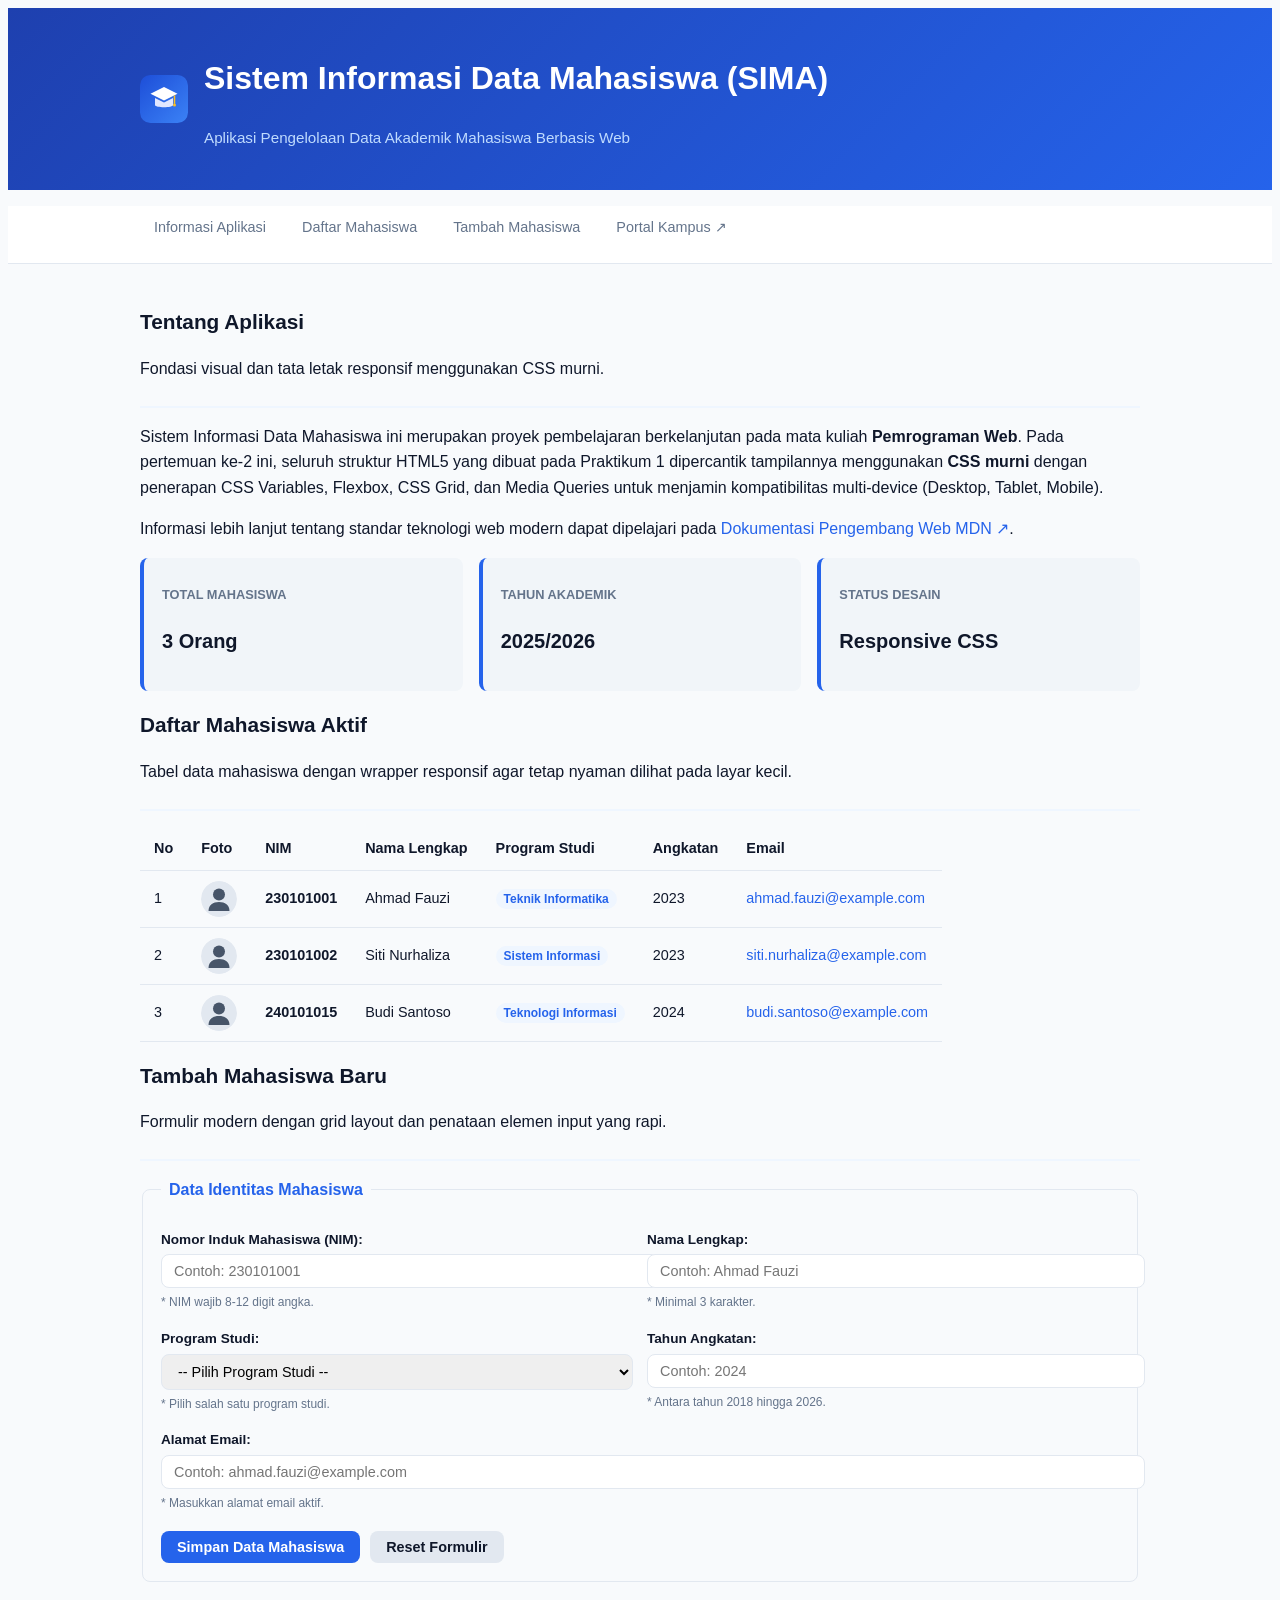
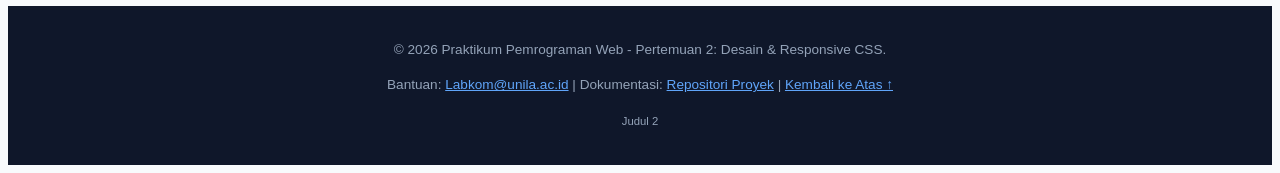
<file: 02/index.html>
<!doctype html>
<html lang="id">
  <head>
    <meta charset="UTF-8" />
    <meta name="viewport" content="width=device-width, initial-scale=1.0" />
    <title>Sistem Informasi Data Mahasiswa - Praktikum 2</title>
    <!-- Hubungkan dengan stylesheet CSS murni (tanpa framework) -->
    <link rel="stylesheet" href="style.css" />
  </head>
  <body id="top">
    <!-- 1. Header Aplikasi -->
    <header class="site-header">
      <div class="container header-brand">
        <a href="index.html" class="brand-logo" title="Beranda SIMA">
          <img
            src="img/logo-sima.svg"
            alt="Logo Resmi SIMA Kampus"
            width="48"
            height="48"
          />
        </a>
        <div>
          <h1>Sistem Informasi Data Mahasiswa (SIMA)</h1>
          <p>Aplikasi Pengelolaan Data Akademik Mahasiswa Berbasis Web</p>
        </div>
      </div>
    </header>

    <!-- 2. Navigation Bar Sticky -->
    <nav class="site-nav">
      <div class="container">
        <ul>
          <li><a href="#informasi">Informasi Aplikasi</a></li>
          <li><a href="#daftar-mahasiswa">Daftar Mahasiswa</a></li>
          <li><a href="#form-tambah">Tambah Mahasiswa</a></li>
          <li>
            <a
              href="https://kampus.ac.id"
              target="_blank"
              rel="noopener noreferrer"
              >Portal Kampus &UpperRightArrow;</a
            >
          </li>
        </ul>
      </div>
    </nav>

    <!-- Konten Utama Halaman -->
    <main>
      <div class="container">
        <!-- 3. Section Informasi Aplikasi -->
        <section id="informasi" class="content-section">
          <div class="section-header">
            <h2>Tentang Aplikasi</h2>
            <p>
              Fondasi visual dan tata letak responsif menggunakan CSS murni.
            </p>
          </div>
          <div class="section-body">
            <p>
              Sistem Informasi Data Mahasiswa ini merupakan proyek pembelajaran
              berkelanjutan pada mata kuliah <strong>Pemrograman Web</strong>.
              Pada pertemuan ke-2 ini, seluruh struktur HTML5 yang dibuat pada
              Praktikum 1 dipercantik tampilannya menggunakan
              <strong>CSS murni</strong> dengan penerapan CSS Variables,
              Flexbox, CSS Grid, dan Media Queries untuk menjamin kompatibilitas
              multi-device (Desktop, Tablet, Mobile).
            </p>
            <p>
              Informasi lebih lanjut tentang standar teknologi web modern dapat
              dipelajari pada
              <a
                href="https://developer.mozilla.org/id/"
                target="_blank"
                rel="noopener noreferrer"
                class="link-email"
                >Dokumentasi Pengembang Web MDN &UpperRightArrow;</a
              >.
            </p>
          </div>

          <!-- Grid Kartu Informasi Sistem -->
          <div class="info-grid">
            <article class="info-card">
              <h3>Total Mahasiswa</h3>
              <p>3 Orang</p>
            </article>
            <article class="info-card">
              <h3>Tahun Akademik</h3>
              <p>2025/2026</p>
            </article>
            <article class="info-card">
              <h3>Status Desain</h3>
              <p>Responsive CSS</p>
            </article>
          </div>
        </section>

        <!-- 4. Section Daftar Mahasiswa & 5. Tabel Data Mahasiswa -->
        <section id="daftar-mahasiswa" class="content-section">
          <div class="section-header">
            <h2>Daftar Mahasiswa Aktif</h2>
            <p>
              Tabel data mahasiswa dengan wrapper responsif agar tetap nyaman
              dilihat pada layar kecil.
            </p>
          </div>

          <!-- Wrapper overflow responsif untuk tabel -->
          <div class="table-responsive">
            <table class="data-table">
              <thead>
                <tr>
                  <th>No</th>
                  <th>Foto</th>
                  <th>NIM</th>
                  <th>Nama Lengkap</th>
                  <th>Program Studi</th>
                  <th>Angkatan</th>
                  <th>Email</th>
                </tr>
              </thead>
              <tbody>
                <tr>
                  <td>1</td>
                  <td>
                    <img
                      src="img/avatar-default.svg"
                      alt="Foto Ahmad Fauzi"
                      class="avatar-img"
                      width="36"
                      height="36"
                    />
                  </td>
                  <td><strong>230101001</strong></td>
                  <td>Ahmad Fauzi</td>
                  <td><span class="badge">Teknik Informatika</span></td>
                  <td>2023</td>
                  <td>
                    <a href="mailto:ahmad.fauzi@example.com" class="link-email"
                      >ahmad.fauzi@example.com</a
                    >
                  </td>
                </tr>
                <tr>
                  <td>2</td>
                  <td>
                    <img
                      src="img/avatar-default.svg"
                      alt="Foto Siti Nurhaliza"
                      class="avatar-img"
                      width="36"
                      height="36"
                    />
                  </td>
                  <td><strong>230101002</strong></td>
                  <td>Siti Nurhaliza</td>
                  <td><span class="badge">Sistem Informasi</span></td>
                  <td>2023</td>
                  <td>
                    <a
                      href="mailto:siti.nurhaliza@example.com"
                      class="link-email"
                      >siti.nurhaliza@example.com</a
                    >
                  </td>
                </tr>
                <tr>
                  <td>3</td>
                  <td>
                    <img
                      src="img/avatar-default.svg"
                      alt="Foto Budi Santoso"
                      class="avatar-img"
                      width="36"
                      height="36"
                    />
                  </td>
                  <td><strong>240101015</strong></td>
                  <td>Budi Santoso</td>
                  <td><span class="badge">Teknologi Informasi</span></td>
                  <td>2024</td>
                  <td>
                    <a href="mailto:budi.santoso@example.com" class="link-email"
                      >budi.santoso@example.com</a
                    >
                  </td>
                </tr>
              </tbody>
            </table>
          </div>
        </section>

        <!-- 6. Section Form Tambah Mahasiswa -->
        <section id="form-tambah" class="content-section">
          <div class="section-header">
            <h2>Tambah Mahasiswa Baru</h2>
            <p>
              Formulir modern dengan grid layout dan penataan elemen input yang
              rapi.
            </p>
          </div>

          <form action="#" method="post" class="app-form">
            <fieldset>
              <legend>Data Identitas Mahasiswa</legend>

              <div class="form-grid">
                <div class="form-group">
                  <label for="nim" class="form-label"
                    >Nomor Induk Mahasiswa (NIM):</label
                  >
                  <input
                    type="text"
                    id="nim"
                    name="nim"
                    class="form-input"
                    placeholder="Contoh: 230101001"
                    required
                    pattern="[0-9]{8,12}"
                    title="NIM harus berupa angka 8-12 digit"
                  />
                  <span class="form-help">* NIM wajib 8-12 digit angka.</span>
                </div>

                <div class="form-group">
                  <label for="nama" class="form-label">Nama Lengkap:</label>
                  <input
                    type="text"
                    id="nama"
                    name="nama"
                    class="form-input"
                    placeholder="Contoh: Ahmad Fauzi"
                    required
                    minlength="3"
                    maxlength="100"
                  />
                  <span class="form-help">* Minimal 3 karakter.</span>
                </div>

                <div class="form-group">
                  <label for="program_studi" class="form-label"
                    >Program Studi:</label
                  >
                  <select
                    id="program_studi"
                    name="program_studi"
                    class="form-select"
                    required
                  >
                    <option value="">-- Pilih Program Studi --</option>
                    <option value="Teknik Informatika">
                      Teknik Informatika
                    </option>
                    <option value="Sistem Informasi">Sistem Informasi</option>
                    <option value="Teknologi Informasi">
                      Teknologi Informasi
                    </option>
                    <option value="Rekayasa Perangkat Lunak">
                      Rekayasa Perangkat Lunak
                    </option>
                  </select>
                  <span class="form-help"
                    >* Pilih salah satu program studi.</span
                  >
                </div>

                <div class="form-group">
                  <label for="angkatan" class="form-label"
                    >Tahun Angkatan:</label
                  >
                  <input
                    type="number"
                    id="angkatan"
                    name="angkatan"
                    class="form-input"
                    placeholder="Contoh: 2024"
                    required
                    min="2018"
                    max="2026"
                  />
                  <span class="form-help"
                    >* Antara tahun 2018 hingga 2026.</span
                  >
                </div>

                <div class="form-group full-width">
                  <label for="email" class="form-label">Alamat Email:</label>
                  <input
                    type="email"
                    id="email"
                    name="email"
                    class="form-input"
                    placeholder="Contoh: ahmad.fauzi@example.com"
                    required
                  />
                  <span class="form-help">* Masukkan alamat email aktif.</span>
                </div>
              </div>

              <div class="form-actions">
                <button type="submit" class="btn btn-primary">
                  Simpan Data Mahasiswa
                </button>
                <button type="reset" class="btn btn-secondary">
                  Reset Formulir
                </button>
              </div>
            </fieldset>
          </form>
        </section>
      </div>
    </main>

    <!-- 7. Footer -->
    <footer class="site-footer">
      <div class="container">
        <p>
          &copy; 2026 Praktikum Pemrograman Web - Pertemuan 2: Desain &
          Responsive CSS.
        </p>
        <p>
          Bantuan: <a href="mailto:kelas@B">Labkom@unila.ac.id</a> |
          Dokumentasi:
          <a href="https://github.com" target="_blank" rel="noopener noreferrer"
            >Repositori Proyek</a
          >
          |
          <a href="#top">Kembali ke Atas &uarr;</a>
        </p>
        <p><small>Judul 2</small></p>
      </div>
    </footer>
  </body>
</html>
</file>
<file: 02/style.css>
/* 1. Reset Global & CSS Variables */
:root {
  --primary: #2563eb;
  --primary-dark: #1d4ed8;
  --primary-light: #eff6ff;
  --text-main: #0f172a;
  --text-muted: #64748b;
  --bg-body: #f8fafc;
  --bg-white: #ffffff;
  --border: #e2e8f0;
  --radius: 8px;
}

*::before,
*::after {
  box-sizing: border-box;
  margin: 0;
  padding: 0;
}

body {
  font-family:
    -apple-system, BlinkMacSystemFont, "Segoe UI", Roboto, sans-serif;
  color: var(--text-main);
  background-color: var(--bg-body);
  line-height: 1.6;
}

.container {
  width: 90%;
  max-width: 1000px;
  margin: 0 auto;
}

/* 2. Header & Navigasi (Flexbox Layout) */
.site-header {
  background: linear-gradient(135deg, #1e40af, #2563eb);
  color: #ffffff;
  padding: 24px 0;
}

.header-brand {
  display: flex;
  align-items: center;
  gap: 16px;
}

.brand-logo img {
  display: block;
  border-radius: var(--radius);
}

.site-header p {
  color: #bfdbfe;
  font-size: 0.95rem;
}

.site-nav {
  background-color: var(--bg-white);
  border-bottom: 1px solid var(--border);
  position: sticky;
  top: 0;
  z-index: 100;
}

.site-nav ul {
  list-style: none;
  display: flex;
  flex-wrap: wrap;
  gap: 8px;
  padding: 8px 0;
}

.site-nav a {
  text-decoration: none;
  color: var(--text-muted);
  font-weight: 500;
  font-size: 0.9rem;
  padding: 6px 14px;
  border-radius: var(--radius);
  transition: 0.2s;
}

.site-nav a:hover {
  color: var(--primary);
  background-color: var(--primary-light);
}

/* 3. Section & Kartu Informasi */
main {
  padding: 24px 0;
}

.content-secction {
  background: var(--bg-white);
  border: 1px solid var(--border);
  border-radius: var(--radius);
  padding: 20px;
  margin-bottom: 24px;
}

.section-header {
  margin-bottom: 16px;
  padding-bottom: 8px;
  border-bottom: 2px solid var(--primary-light);
}

.section-header h2 {
  font-size: 1.3rem;
  color: var(--priamry);
}

.info-grid {
  display: flex;
  gap: 16px;
  margin-top: 16px;
}

.info-card {
  flex: 1;
  background: #f1f5f9;
  border-left: 4px solid var(--primary);
  padding: 14px 18px;
  border-radius: var(--radius);
}

.info-card h3 {
  font-size: 0.8rem;
  color: var(--text-muted);
  text-transform: uppercase;
}

.info-card p {
  font-size: 1.25rem;
  font-weight: 700;
}

/* 4. Penataan Tabel Data & Media */
.table-repsonsive {
  overflow-x: auto;
  margin-top: 12px;
}

.data-table {
  widht: 100%;
  border-collapse: collapse;
  font-size: 0.9rem;
}

.data-table th,
.data-table td {
  padding: 10px 14px;
  border-bottom: 1px solid var(--border);
  text-align: left;
  vertical-align: middle;
}

.data-table-thead {
  background-color: #f1f5f9;
}

.data-table tbody tr:hover {
  background-color: #f8fafc;
}

.avatar-img {
  width: 36px;
  height: 36px;
  border-radius: 50%;
  object-fit: cover;
  display: block;
}

.badge {
  background-color: var(--primary-light);
  color: var(--primary);
  padding: 3px 8px;
  border-radius: 12px;
  font-size: 0.75rem;
  font-weight: 600;
}
.link-email {
  color: var(--primary);
  text-decoration: none;
}

.link-email:hover {
  text-decoration: underline;
}

/* 5. Formulir & Tombol */
.app-form fieldset {
  border: 1px solid var(--border);
  border-radius: var(--radius);
  padding: 18px;
}

.app-form legend {
  font-weight: 600;
  padding: 0 8px;
  color: var(--primary);
}

.form-grid {
  display: grid;
  grid-template-columns: 1fr 1fr;
  gap: 14px;
  margin-top: 8px;
}

.form-group.full-width {
  grid-column: 1 / -1;
}

.form-label {
  display: block;
  font-size: 0.85rem;
  font-weight: 600;
  margin-bottom: 4px;
}

.form-input,
.form-select {
  width: 100%;
  padding: 8px 12px;
  border: 1px solid var(--border);
  border-radius: var(--radius);
  font-size: 0.9rem;
  outline: none;
}

.form-input:focus,
.form-select:focus {
  border-color: var(--primary);
  box-shadow: 0 0 0 2px rgba(37, 99, 235, 0.15);
}

.form-help {
  font-size: 0.75rem;
  color: var(--text-muted);
}

.form-actions {
  margin-top: 16px;
  display: flex;
  gap: 10px;
}

.btn {
  padding: 8px 16px;
  font-size: 0.9rem;
  font-weight: 600;
  border-radius: var(--radius);
  border: none;
  cursor: pointer;
  text-decoration: none;
}

.btn-primary {
  background-color: var(--primary);
  color: #ffffff;
}

.btn-primary:hover {
  backgrounf-color: var(--primary-dark);
}

.btn-secondary {
  background-color: #e2e8f0;
  color: var(--text-main);
}

.btn-danger {
  background-color: #ef4444;
  color: #ffffff;
}

.site-footer {
  background-color: #0f172a;
  color: #94a3b8;
  text-align: center;
  padding: 20px 0;
  font-size: 0.85rem;
  margin-top: auto;
}

.site-footer a {
  color: #60a5fa;
}

@media (max-width: 768px) {
  .header-brand {
    flex-direction: column;
    text-align: center;
  }

  .info-grid {
    flex-direction: column;
  }

  .form-grid {
    grid-template-columns: 1fr;
  }

  .site.nav ul {
    justify-content: center;
  }
}
</file>
